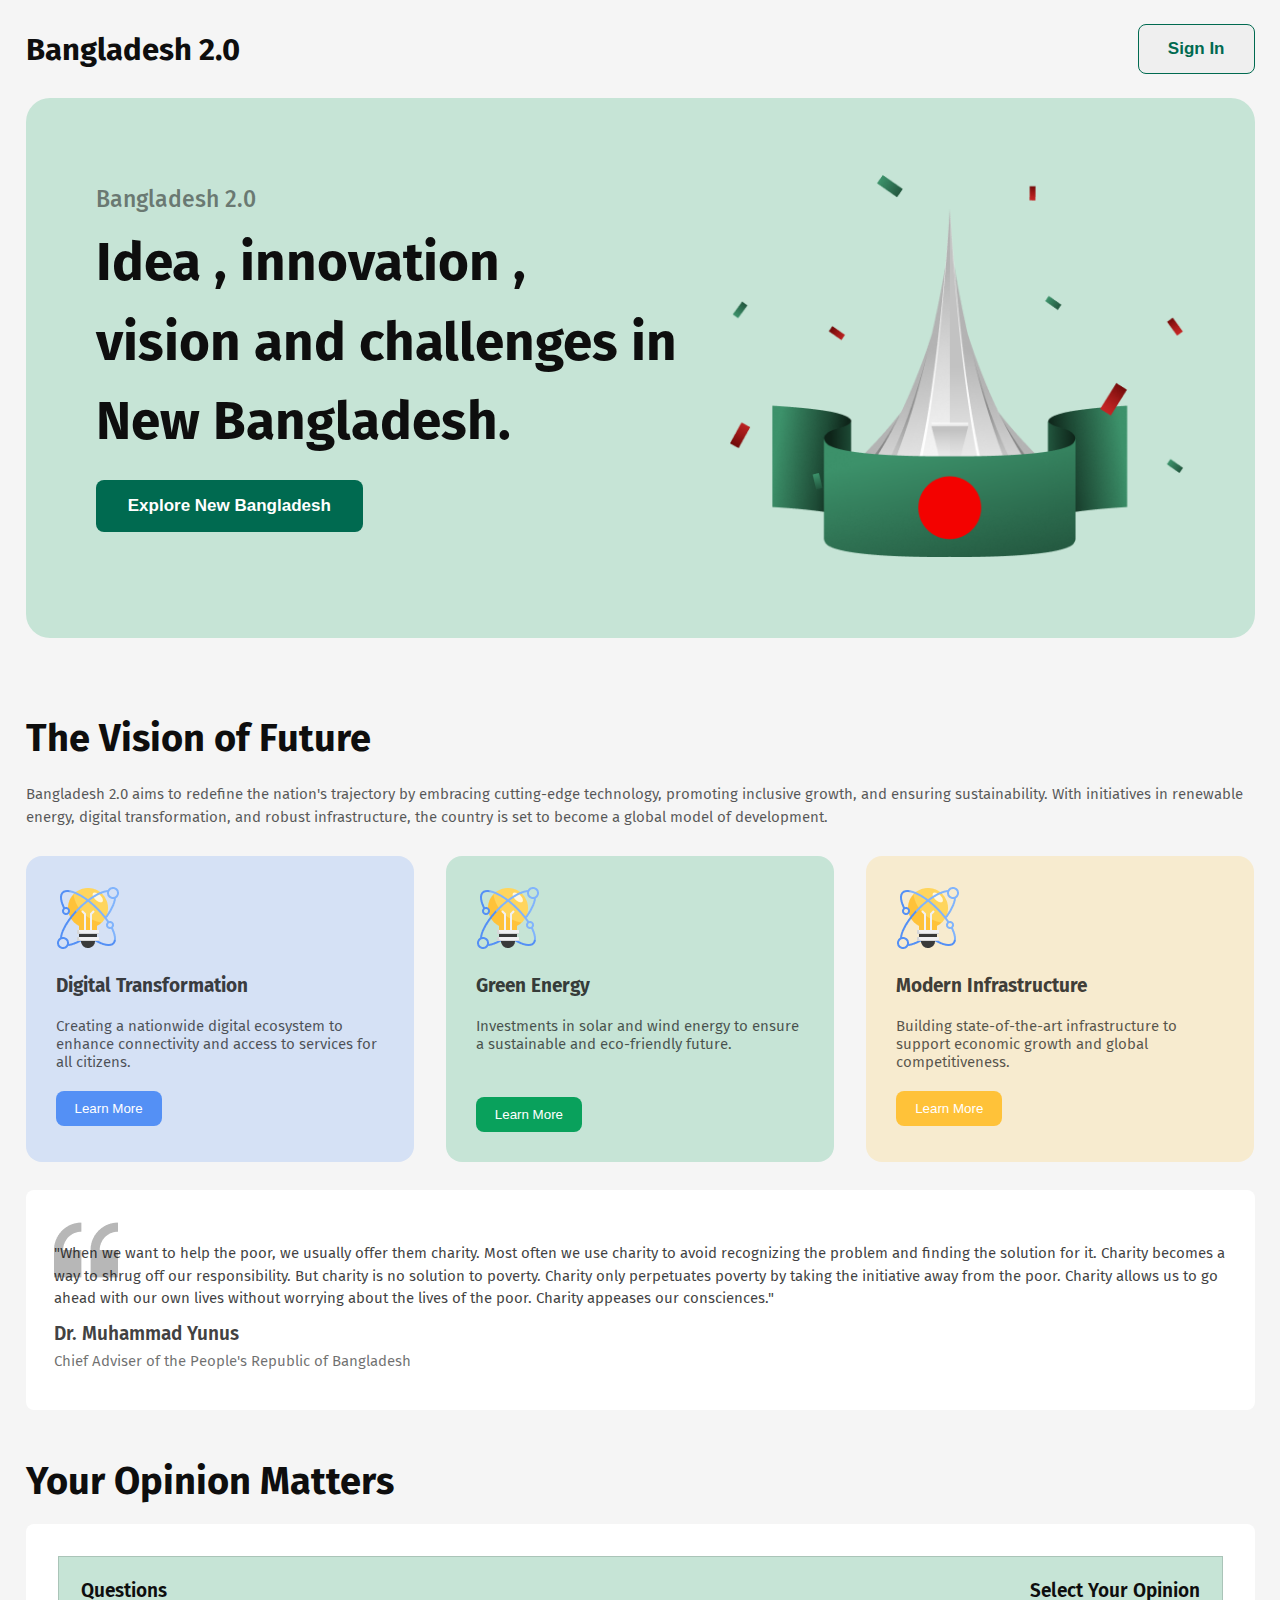
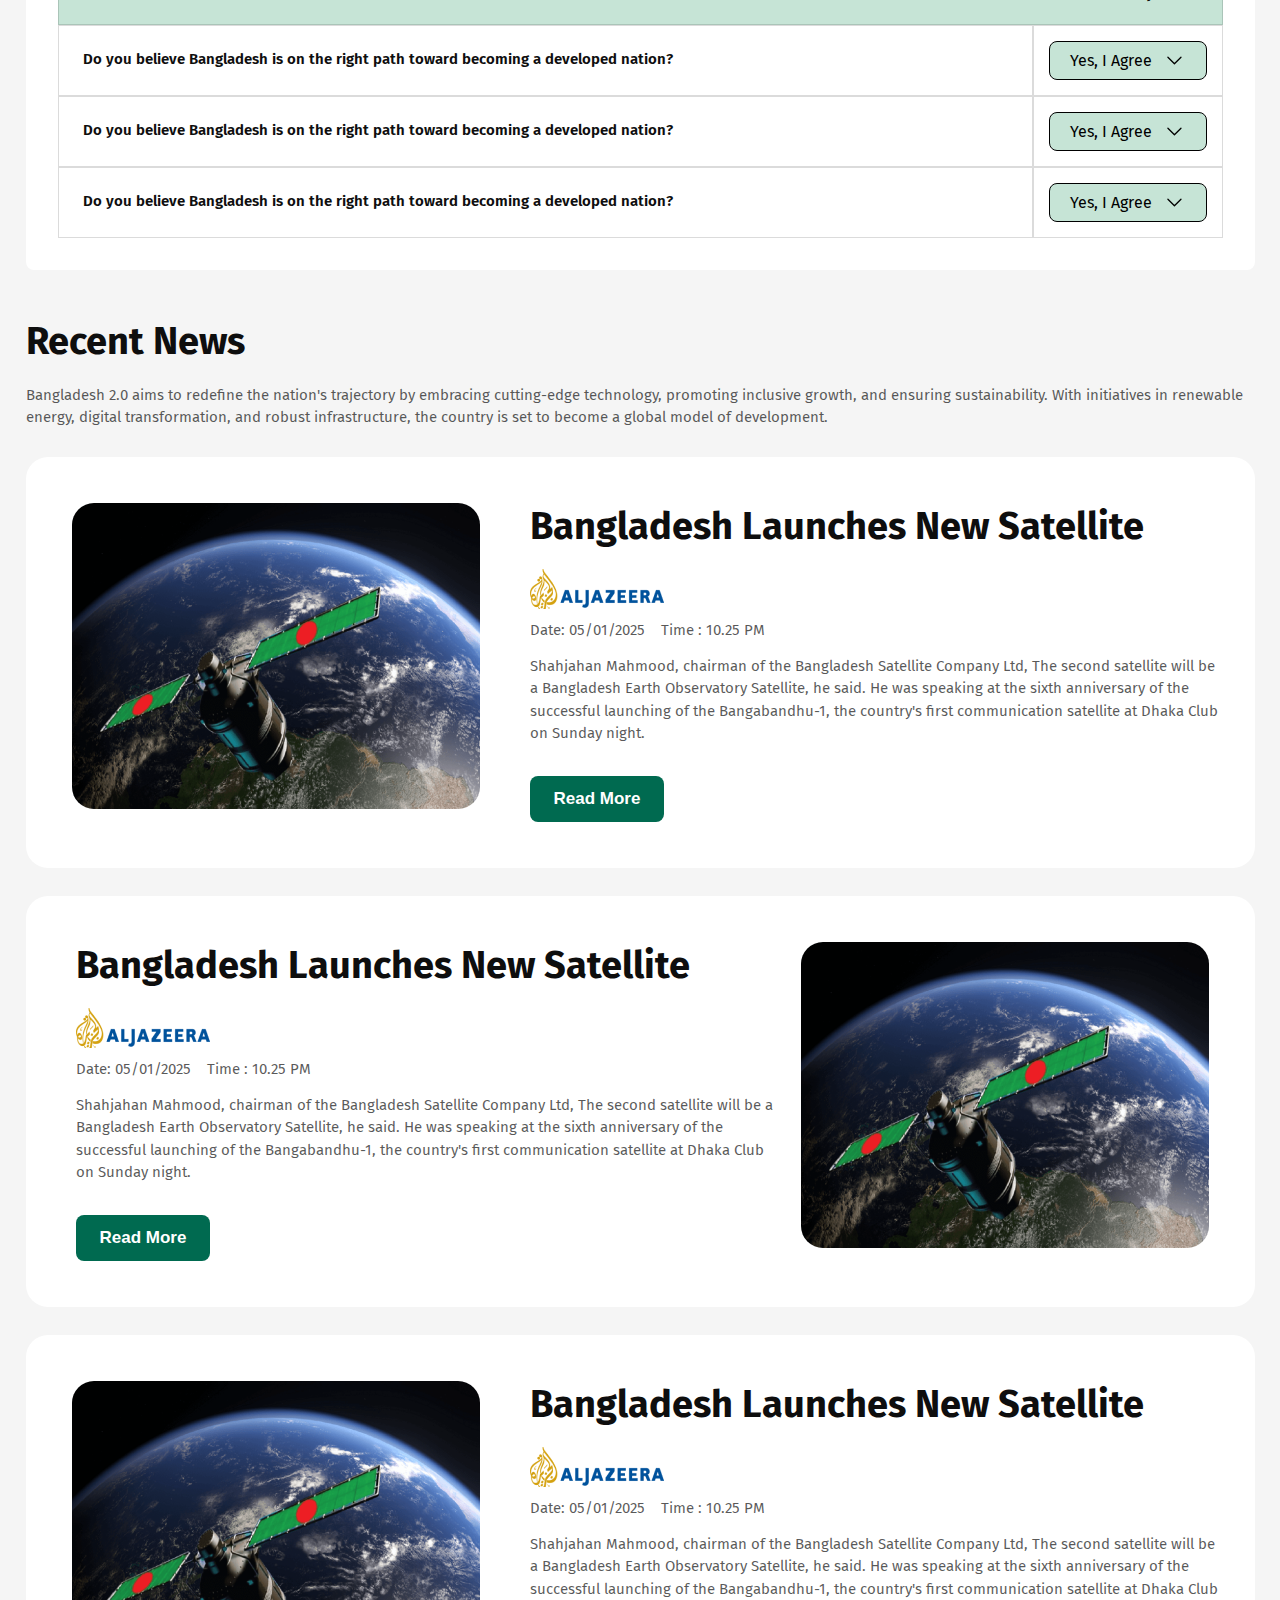
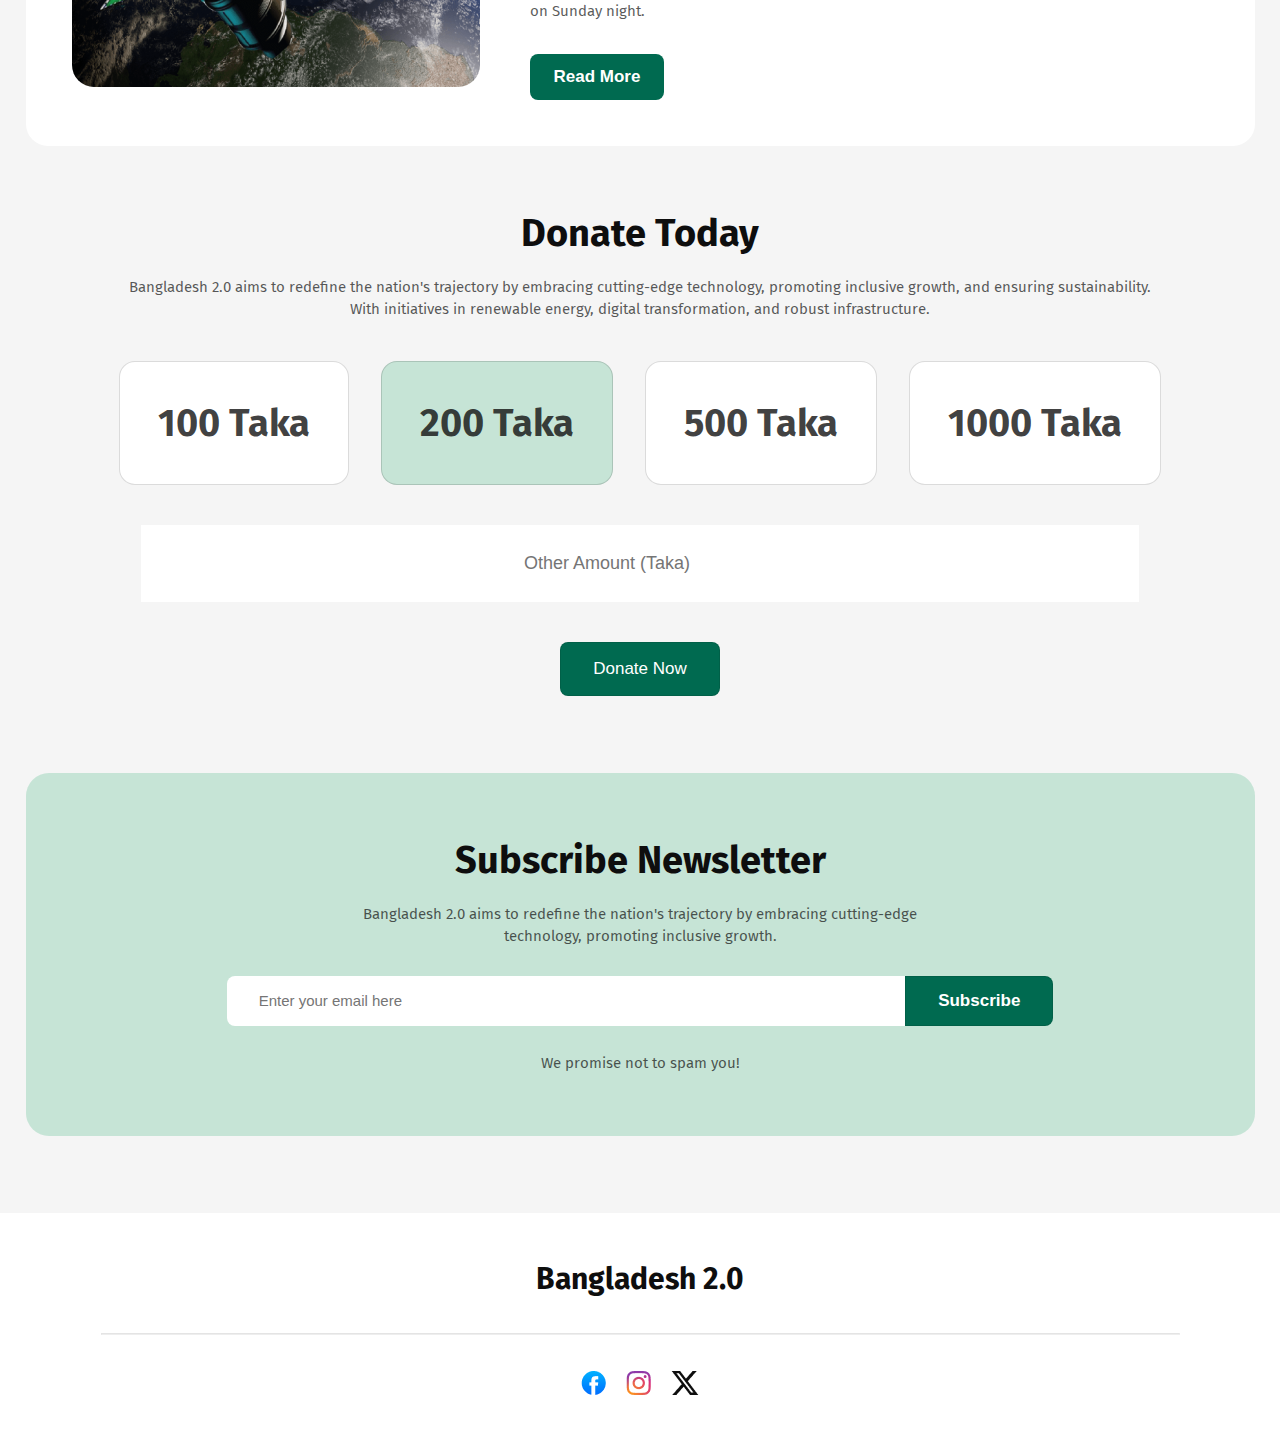
<file: index.html>
<!DOCTYPE html>
<html lang="en">
<head>
    <meta charset="UTF-8">
    <meta name="viewport" content="width=device-width, initial-scale=1.0">
    <title>Batch-11 Assignment 1</title>

    <link rel="stylesheet" href="style/style.css"> 
       
    </head>

<body class="bg-font">
    <header class="header-container">

        <!-- navbar start -->

        <div class="navbar">
            <h1>Bangladesh 2.0</h1>
            <button class="btn1">Sign In</button>
        </div>
                            <!-- navbar End -->

                            <!-- banner-section start  -->

        <div class="hero-content">

            <div>
                <h4 class="hero-title">Bangladesh 2.0</h4>
                <h1 class="hero-text">Idea , innovation ,<br>
                vision and challenges in <br> New Bangladesh.</h1>
                <button class="hero-btn">Explore New Bangladesh</button>
            </div>

            <div>
                <img width="455px" src="assets/hero.png" alt="hero">
            </div>
        </div>


                <!-- banner-section end  -->
    </header>

        <!-- main section start  -->

    <main>
        <!-- vision of fufture section start  -->

    <div class="vision-container">

        <div class="vision-title">
            <h1>The Vision of Future</h1>
            <p>Bangladesh 2.0 aims to redefine the nation's trajectory by embracing cutting-edge technology, promoting inclusive growth, and ensuring sustainability. With initiatives in renewable energy, digital transformation, and robust infrastructure, the country is set to become a global model of development.</p>
        </div>


        <!-- vision card-section start  -->

        <div class="vision-cards">


            <!-- card 1 start -->

            <div class="card-1">

                <img src="assets/card-icon.png" alt="card">

                <h1 class="card-heading">Digital Transformation</h1>
                <p class="card-para">Creating a nationwide digital ecosystem to enhance connectivity and access to services for all citizens.</p>

                <button class="card-btn">Learn More</button>

            </div>

                           <!-- card 1 end -->


                            <!-- card 2 start -->


            <div class="card-2">

                <img src="assets/card-icon.png" alt="">

                <h1 class="card-heading">Green Energy</h1>
                <p class="card-para2">Investments in solar and wind energy to ensure a sustainable and eco-friendly future.</p>
                <button class="card-btn2">Learn More</button>

            </div>

                    <!-- card 2 end -->



                     <!-- card 3 start -->


            <div class="card-3">

                <img src="assets/card-icon.png" alt="">

                <h1 class="card-heading">Modern Infrastructure</h1>
                <p class="card-para">Building state-of-the-art infrastructure to support economic growth and global competitiveness.</p>
                <button class="card-btn3 py-[10px] px-[19px] bg-[#FFC239]
                rounded-lg">Learn More</button>

            </div>

                                <!-- card 3 end -->

            

        </div>

                    <!-- vision card section end  -->

    </div>
        
    <!-- quote section start  -->

    <div class="quote-container">
        <div class="quote">
            <p class="quote-text">"When we want to help the poor, we usually offer them charity. Most often we use charity to avoid recognizing the problem and finding the solution for it. Charity becomes a way to shrug off our responsibility. But charity is no solution to poverty. Charity only perpetuates poverty by taking the initiative away from the poor. Charity allows us to go ahead with our own lives without worrying about the lives of the poor. Charity appeases our consciences."</p>
            <div class="quote-told">
            <h3 class="dr-yunus">Dr. Muhammad Yunus</h3>
            <p class="yunus-title">Chief Adviser of the People's Republic of Bangladesh</p>
        </div>
        </div>
    </div>

    <!-- quote section end  -->

                    <!-- vision of future section end  -->


                        <!-- opinion section start  -->
             <section class="opinion-container">
                <h1>Your Opinion Matters</h1>
                           
                  <div class="opinion-contents">

                   <div class="opinion-que-card">

                   <p class="question">Questions</p>

                    <p class="select-opinion">Select Your Opinion</p>

                      </div>
                           
                 <div class="all-white-box">
                           
                     <div class="white-card">

                         <p>Do you believe Bangladesh is on the right path toward becoming a developed nation?</p>

                   </div>
                           
                    <div class="opinion-btn-icon">

                      <div class="opinion-btn">

                       <p>Yes, I Agree</p><svg xmlns="http://www.w3.org/2000/svg" fill="none" viewBox="0 0 24 24" stroke-width="1.5" stroke="currentColor" class="icon size-6">
                     <path stroke-linecap="round" stroke-linejoin="round" d="m19.5 8.25-7.5 7.5-7.5-7.5" />
                        </svg>

                             </div>
                                                         
                         </div>
                           
                     </div>
            
                     <div class="all-white-box">
                           
                        <div class="white-card">
   
                            <p>Do you believe Bangladesh is on the right path toward becoming a developed nation?</p>
   
                      </div>
                              
                       <div class="opinion-btn-icon">
   
                         <div class="opinion-btn">
   
                          <p>Yes, I Agree</p><svg xmlns="http://www.w3.org/2000/svg" fill="none" viewBox="0 0 24 24" stroke-width="1.5" stroke="currentColor" class="icon size-6">
                        <path stroke-linecap="round" stroke-linejoin="round" d="m19.5 8.25-7.5 7.5-7.5-7.5" />
                           </svg>
   
                                </div>
                                                            
                            </div>
                              
                        </div>
    
                        <div class="all-white-box">
                           
                            <div class="white-card">
       
                                <p>Do you believe Bangladesh is on the right path toward becoming a developed nation?</p>
       
                          </div>
                                  
                           <div class="opinion-btn-icon">
       
                             <div class="opinion-btn">
       
                              <p>Yes, I Agree</p><svg xmlns="http://www.w3.org/2000/svg" fill="none" viewBox="0 0 24 24" stroke-width="1.5" stroke="currentColor" class="icon size-6">
                            <path stroke-linecap="round" stroke-linejoin="round" d="m19.5 8.25-7.5 7.5-7.5-7.5" />
                               </svg>
       
                                    </div>
                                                                
                                </div>
                                  
                            </div>

                  </div>
                        <!-- opinion section end  -->

                     <!-- Recent News section start  -->


    <section class="recent-news mt-12">
                
        <div class="news-title-desc">
                     <h1 class="news-heading">Recent News</h1>
 
                     <p class="news-para">Bangladesh 2.0 aims to redefine the nation's trajectory by embracing cutting-edge technology, promoting inclusive growth, and ensuring sustainability. With initiatives in renewable energy, digital transformation, and robust infrastructure, the country is set to become a global model of development.</p>
                    </div>


                                 <!-- satelite 1 start -->



     <div class="satelite-box ">
                    
        <div class="box-left ">
            <img src="assets/satelite.png" alt="">
        </div>

        <div class="box-right">

            <h1 class="satelite-heading">Bangladesh Launches New Satellite</h1>

            <img src="assets/al-jazeera.png" alt="al-jazeera">

            <p class="time-date">Date: <time class="date" datetime="05/01/2025">
               05/01/2025
            </time>
            <time datetime="10.25 PM">Time : 10.25 PM</time>
        </p>

            <p class="satelite-para">Shahjahan Mahmood, chairman of the Bangladesh Satellite Company Ltd,

                The second satellite will be a Bangladesh Earth Observatory Satellite, he said.
                
                He was speaking at the sixth anniversary of the successful launching of the Bangabandhu-1, the country's first communication satellite at Dhaka Club on Sunday night.
                
                </p>
            <button class="satelite-btn">Read More</button>

        </div>


</div>


       <!-- satelite 1 end -->



                       <!-- satelite 2 start -->

       <div class="satelite-box satelite2-box ">

        <div class="box-right">

            <h1 class="satelite-heading">Bangladesh Launches New Satellite</h1>

            <img src="assets/al-jazeera.png" alt="al-jazeera">

            <p class="time-date">Date: <time class="date" datetime="05/01/2025">
               05/01/2025
            </time>
            <time datetime="10.25 PM">Time : 10.25 PM</time>
        </p>

            <p class="satelite-para">Shahjahan Mahmood, chairman of the Bangladesh Satellite Company Ltd,

                The second satellite will be a Bangladesh Earth Observatory Satellite, he said.
                
                He was speaking at the sixth anniversary of the <br> successful launching of the Bangabandhu-1, the country's first communication satellite at Dhaka Club <br> on Sunday night.
                
                </p>
            <button class="satelite-btn">Read More</button>

        </div>

                    
        <div class="box-left ">
            <img src="assets/satelite.png" alt="">
        </div>

</div>


                                 <!-- satelite 2 end -->

                                                                                            <!-- satelite 3 start -->


<div class="satelite-box ">
                    
    <div class="box-left ">
        <img src="assets/satelite.png" alt="">
    </div>

    <div class="box-right">

        <h1 class="satelite-heading">Bangladesh Launches New Satellite</h1>

        <img src="assets/al-jazeera.png" alt="al-jazeera">

        <p class="time-date">Date: <time class="date" datetime="05/01/2025">
           05/01/2025
        </time>
        <time datetime="10.25 PM">Time : 10.25 PM</time>
    </p>

        <p class="satelite-para">Shahjahan Mahmood, chairman of the Bangladesh Satellite Company Ltd,

            The second satellite will be a Bangladesh Earth Observatory Satellite, he said.
            
            He was speaking at the sixth anniversary of the successful launching of the Bangabandhu-1, the country's first communication satellite at Dhaka Club on Sunday night.
            
            </p>
        <button class="satelite-btn">Read More</button>

    </div>


</div>


                         <!-- satelite 3 end -->
    </section>

                    <!-- Recent News section End  -->


         <!-- Donate section Start  -->

         <section class="donate-container mt-16">

            <div class="donate-title-desc text-center">
               <h1>Donate Today</h1>
                 <p>Bangladesh 2.0 aims to redefine the nation's trajectory by embracing cutting-edge technology, promoting inclusive growth, and ensuring sustainability. <br> With initiatives in renewable energy, digital transformation, and robust infrastructure.</p>
            </div>

            <!-- card section start  -->

            <div class="donate-cards">

                <!-- card 1 -->

                <div class="donate-card">100 Taka</div>


                <!-- card 2 -->


                <div class="donate-card donate-card2">200 Taka</div>

                <!-- card 3 -->

                <div class="donate-card">500 Taka</div>

                <!-- card 4 -->

                <div class="donate-card">1000 Taka</div>
</div>

    <!-- card-input button section start  -->

        <div class="other-amount-input">
         <input placeholder="Other Amount (Taka)" type="text">
    </div>


        <div class="donate-btn-container text-center">
            <button class="bg-[#006A50] py-[16px] px-[32px] rounded-lg border border-[#0E0E0E1A] text-[17px]
            text-white hover:bg-[#5490F5] hover:text-black transition-all">Donate Now</button>
    </div>

        <!-- card-input section start  -->

</section>

<!-- Donate section End  -->


        <!-- subscriber section start  -->

        <section class="subscriber">

            <div class="subscriber-title-desc">
                <h1>Subscribe Newsletter</h1>

                <p>Bangladesh 2.0 aims to redefine the nation's trajectory by embracing cutting-edge <br> technology, promoting inclusive growth.</p>
            </div>


                <div class="subscriber-input-btn ">
                    <div class="subscriber-input">
                        <input placeholder="Enter your email here" type="text">
                    </div>
                    <div class="subscribe-btn">
                        <button>Subscribe</button>
                    </div>
                </div>

                <p class="spam-you">
                    We promise not to spam you!
                </p>
</section>

</main>

        <!-- main section end  -->


            <!-- footer section start  -->


        <footer class="bg-white">
            <div class="footer-container text-center">
    
            <h1>Bangladesh 2.0</h1>
    
            <hr>

        </div>
            <div class="social-icon">
                <a href="#">
                <img src="assets/facebook.png" alt="facebook"></a>
                <a href="#">
                <img src="assets/instagram.png" alt="instagram">
            </a>
            <a href="#">
                <img src="assets/x.png" alt="X">
            </a>
            </div>
        </footer>

        <!-- footer section end  -->
    </body>
    </html>
</file>
<file: style/style.css>
@import url('https://fonts.googleapis.com/css2?family=Fira+Sans:ital,wght@0,100;0,200;0,300;0,400;0,500;0,600;0,700;0,800;0,900;1,100;1,200;1,300;1,400;1,500;1,600;1,700;1,800;1,900&display=swap');
*{
    margin: 0;
    padding: 0;
}
.bg-font {
    font-family: "Fira Sans", serif;
    font-weight: 400;
    font-style: normal;
    background-color: #F5F5F5;
}
.header-container{
    width: 1229px;
    margin: 0 auto;
}
.navbar{
    display: flex;
    justify-content: space-between;
    padding: 24px 0;
    align-items: center;
}
.navbar h1{
    font-size: 31px;
    font-weight: 700;
    color: #0E0E0E;
}
.btn1{
    padding: 14px 29px;
    border: 1px solid #006A50;
    border-radius: 8px;
    font-size: 17px;
    font-weight: 600;
    color: #006A50;
    cursor: pointer;
}
.btn1:hover{
    background-color: #006A50;
    color: white;
    transition: 1s;
}

/* banner section start  */

.hero-content{
    background-color: #C6E4D6;
    padding: 77px 50px;
    display: flex;
    justify-content: space-around;
    gap: 12px;
    border-radius: 24px;
}
.hero-title{
    font-size: 23px;
    margin: 10px 0;
    font-weight: 500;
    color: #0E0E0E80;
}
.hero-text{
    font-size: 53px;
    font-weight: 700;
    color: #0E0E0E;
    margin: 10px 0;
    line-height: 1.5;
}
.hero-btn{
    padding: 16px 32px;
    margin: 8px 0;
    border-radius: 8px;
    background-color: #006A50;
    font-weight: 600;
    font-size: 17px;
    color: white;
    border: none;

}
.hero-btn:hover{
    background-color: #5490F5;
    color: black;
    transition: 1s;
}


/* main section start  */

main{
    width: 1229px;
    margin: 77px auto;
}

.vision-title h1{
    font-weight: 700;
    margin-bottom: 22px;
    color: #0E0E0E;
    font-size: 38px;
}
.vision-title p{
    color: #0E0E0EB2;
    font-size: 15px;
    line-height: 1.5;
}

/*vision card-section start  */

.vision-cards{
    display: flex; 
    margin-top: 1.75rem;
    margin-bottom: 1.75rem; 
    gap: 2rem; 
}

.vision-cards .card-1{
 border-radius: 1rem; 
background: #5490F533;
width: 394px;
padding: 30px;
border-color: #5490F5;
}
.card-heading{
margin-top: 1.25rem;
margin-bottom: 1.25rem; 
font-weight: 700; 
font-size: 19px;
color: #0E0E0ECC;
}
.card-para{
margin-bottom: 1.25rem; 
color: #0E0E0EB2;
font-size: 15px;
}
.card-btn{
    padding: 10px 19px;
    background-color: #5490F5;  
    border-radius: 8px;  
    color: white;
    border: none;
}
.card-btn:hover {
    color: #000000; 
   background: #09A15C;
   transition: 1s;
    }

.card-2{
 border-radius: 1rem; 
 background: #C6E4D6;
 width: 394px;
 padding: 30px;
 border-color: #09A15C;
}
.card-para2{
margin-bottom: 2.75rem; 
color: #0E0E0EB2;
font-size: 15px;
}
.card-btn2{
    padding: 10px 19px;
    background-color: #09A15C;  
    border-radius: 8px;  
    color: white;
    border: none;
}
.card-btn2:hover {
    color: #000000; 
   background: #FFC239;
   transition: 1s;
}
.card-3{
 border-radius: 1rem; 
 background: #F7EBCF;
 width: 394px;
 padding: 30px;
 border-color: #FFC239;
}
.card-btn3{
    padding: 10px 19px;
    background-color: #FFC239;  
    border-radius: 8px;  
    color: white;
    border: none;
}
.card-btn3:hover {
   color: #000000; 
   background: #5490F5;
   transition: 1s;
}
/* vision card section end  */

/* quote section start  */

.quote-container{
    padding: 28px;
    border-radius: 8px;
    background-color: white;
}
.quote{
    background-image: url('../assets/quote-bg.png');
    background-repeat: no-repeat;
    background-color: white;
    padding-top: 24px;
}
.quote-text{
    color: #0E0E0ECC;
    font-size: 15px;
    line-height: 1.5;
}

.quote-told{
    margin: 12px 0;
}
.dr-yunus{
    margin-bottom: 7px;
    color: #0E0E0ECC;
    font-size: 19px;
    font-weight: 600;
}
.yunus-title{
    color: #0E0E0E99;
    font-size: 15px;
}

/* quote section end  */

/* opinion section start  */

.opinion-container{
    margin-top: 3rem;
}
.opinion-container h1{
    font-weight: 700;
    font-size: 38px;
    color: #0E0E0E;
    margin-bottom: 20px;
}
.opinion-contents{
    background-color: white;
    padding: 32px;
    border-radius: 8px;
}

.opinion-que-card{
    background-color: #C6E4D6;
    border: 1px solid #0E0E0E26;
    padding: 22px;
    display: flex;
    justify-content: space-between;
    align-items: center;
}
.opinion-que-card .question{
    color: #0E0E0E;
    font-weight: 600;
    font-size: 19px;
}
.opinion-que-card .select-opinion{
    font-weight: 600;
    font-size: 19px;
    color: #0E0E0E;
}

.all-white-box{
    display: flex;
    justify-content: space-between;
}

.all-white-box .white-card{
    border: 1px solid #0E0E0E26;
    width: 100%;
    padding: 24px;
    background-color: #FFFFFF1A;
}

.all-white-box .white-card p{
    font-weight: 600;
    font-size: 15px;
    color: #0E0E0E;
}

.opinion-btn-icon{
    border: 1px solid #0E0E0E26;
    width: 17%;
    display: flex;
    justify-content: center;
    padding: 15px;
    align-items: center;
}

.opinion-btn{
    background-color: #C6E4D6;
    border: 1px solid black;  /* current asle eta thik korte hobe */
    padding: 8px;
    display: flex;
    align-items: center;
    justify-content: center;
    gap: 12px;
    border-radius: 8px;
    cursor: pointer;
}

.icon{
    width: 15%;
}

/* opinion section end  */

/* Recent News section start */
.recent-news{
    margin-top: 48px;
}
.news-title-desc .news-heading{
    font-weight: 700;
    font-size: 38px;
    color:#0E0E0E;
}
.news-title-desc .news-para{
    color: #0E0E0EB2;
    margin: 20px 0;
    font-size: 15px;
    line-height: 1.5;
}
.satelite-box{
    margin: 28px 0;
    display: flex;
    justify-content: space-between;
    background-color: white;
    border-radius: 22px;
    padding: 46px;
}
.box-left img{
    border-radius: 22px;
}
.box-right{
    width: 70%;
    padding-left: 50px;
}
.satelite-heading{
    font-size: 31px;
    font-weight: 700;
    color: #0E0E0ECC;
    margin-bottom: 8px;
}
.box-right .time-date{
    margin-top:8px;
    font-size: 15px;
    color: #0E0E0EB2;
}
.box-right .date{
    margin-right: 12px;
}

.box-right .satelite-para{
    font-size: 15px;
    width: 102%;
    margin: 16px 0;
    color: #0E0E0EB2;
    line-height: 1.5;
}
.satelite-btn{
    padding: 13px 24px;
    border-radius: 8px;
    background-color: #006A50;
    font-weight: 600;
    font-size: 17px;
    color: white;
    border: none;
    margin-top: 15px;
}
.satelite-btn:hover{
    background-color: #5490F5;
    color: black;
    transition: 1s;
}

.satelite2-box{
    padding-left: 0;
}
/* Recent News section end */

/* Donate section Start */

.donate-container{
    margin-top: 4rem;
}

.donate-title-desc{
    text-align: center;
}
.donate-title-desc h1{
    font-weight: 700;
    font-size: 38px;
    color: #0E0E0E;
}
.donate-title-desc p{
    color: #0E0E0EB2;
    margin: 20px 0;
    font-size: 15px;
    line-height: 1.5;
}

/* card section  */
.donate-cards{
    display: flex;
    justify-content: center;
    gap: 2rem;
    margin-top: 40px;
}

.donate-card{
    color:#0E0E0ECC;
    font-size: 38px;
    padding: 38px;
    border-radius: 16px;
    background-color: white;
    font-weight: 700;
    border: 1px solid #0E0E0E26;
}
.donate-card:hover{
    background-color: #C6E4D6;
    transition: 1s;
}
.donate-card2{
    background-color: #C6E4D6;
}

.donate-card2:hover{
    background-color: white;
    transition: 1s;
}

/* card section end  */

.other-amount-input{
    background-color: white;
    text-align: center;
    margin: 40px 0;
    color: #0E0E0E4D;
    font-size: 19px;
    width: 75%;
    padding: 18px 38px;
    place-self: center;
}
.other-amount-input input{
    outline: none;
    padding:10px 20rem;
    border: none;
    font-size: 18px;
    color: #0E0E0E4D;
}
.donate-btn-container{
    text-align: center;
}
.donate-btn-container button{
    background-color: #006A50;
    padding: 16px 32px;
    border-radius: 8px;
    border: 1px solid #0E0E0E1A;
    font-size: 17px;
    color: white;
}
.donate-btn-container button:hover{
    background-color: #5490F5;
    color:#000000;
    transition: 1s;
}

.subscriber{
    padding: 4rem 0;
    background-color: #C6E4D6;
    margin: 77px 0;
    border-radius: 23px;
    display: flex;
    flex-direction: column;
    justify-content: center;
    gap: 28px;
}
.subscriber-title-desc h1{
    color: #0E0E0E;
    font-weight: 700;
    font-size: 38px;
    text-align: center;
}

.subscriber-title-desc p{
    color: #0E0E0EB2;
    margin-top: 18px;
    font-size: 15px;
    text-align: center;
    line-height: 1.5;
}
.subscriber-input-btn{
    display: flex;
    align-items: center;
    justify-content: center;
}
.subscriber-input{
    background-color: white;
    border-start-start-radius: 8px;
    border-end-start-radius: 8px;
    color: #0E0E0E4D;
    font-size: 15px;
    width: 50%;
    padding: 16px 32px;
}
.subscriber-input input{
    border: none;
    outline: none;
    padding-right: 24rem;
    font-size: 15px;
    color: #0E0E0E4D;
}
.subscribe-btn{
    text-align: center;
}
.subscribe-btn button{
    background-color: #006A50;
    padding: 14px 32px;
    border-start-end-radius: 8px;
    border-end-end-radius: 8px;
    border: 1px solid #0E0E0E1A;
    font-size: 17px;
    color: white;
    font-weight: 600;
}
.subscribe-btn button:hover{
    background-color:#5490F5;
    color: #000000;
    transition: 1s;
}
.spam-you{
    font-size: 15px;
    text-align: center;
    color: #0E0E0EB2;
}
footer{
    background-color: white; 
    padding: 12px 0;
}
.footer-container{
    text-align: center;
}
.footer-container h1{
    color: #0E0E0E;
    font-size: 30px;
    font-weight: 700;
    padding: 36px 0;
}
.footer-container hr{
    margin: 0 auto;
    width: 1077px;
    border-color: #0E0E0E1A;
}
.social-icon{
    display: flex;
    justify-content: center;
    align-items: center;
    gap: 20px;
    padding: 36px 0;
}
</file>
